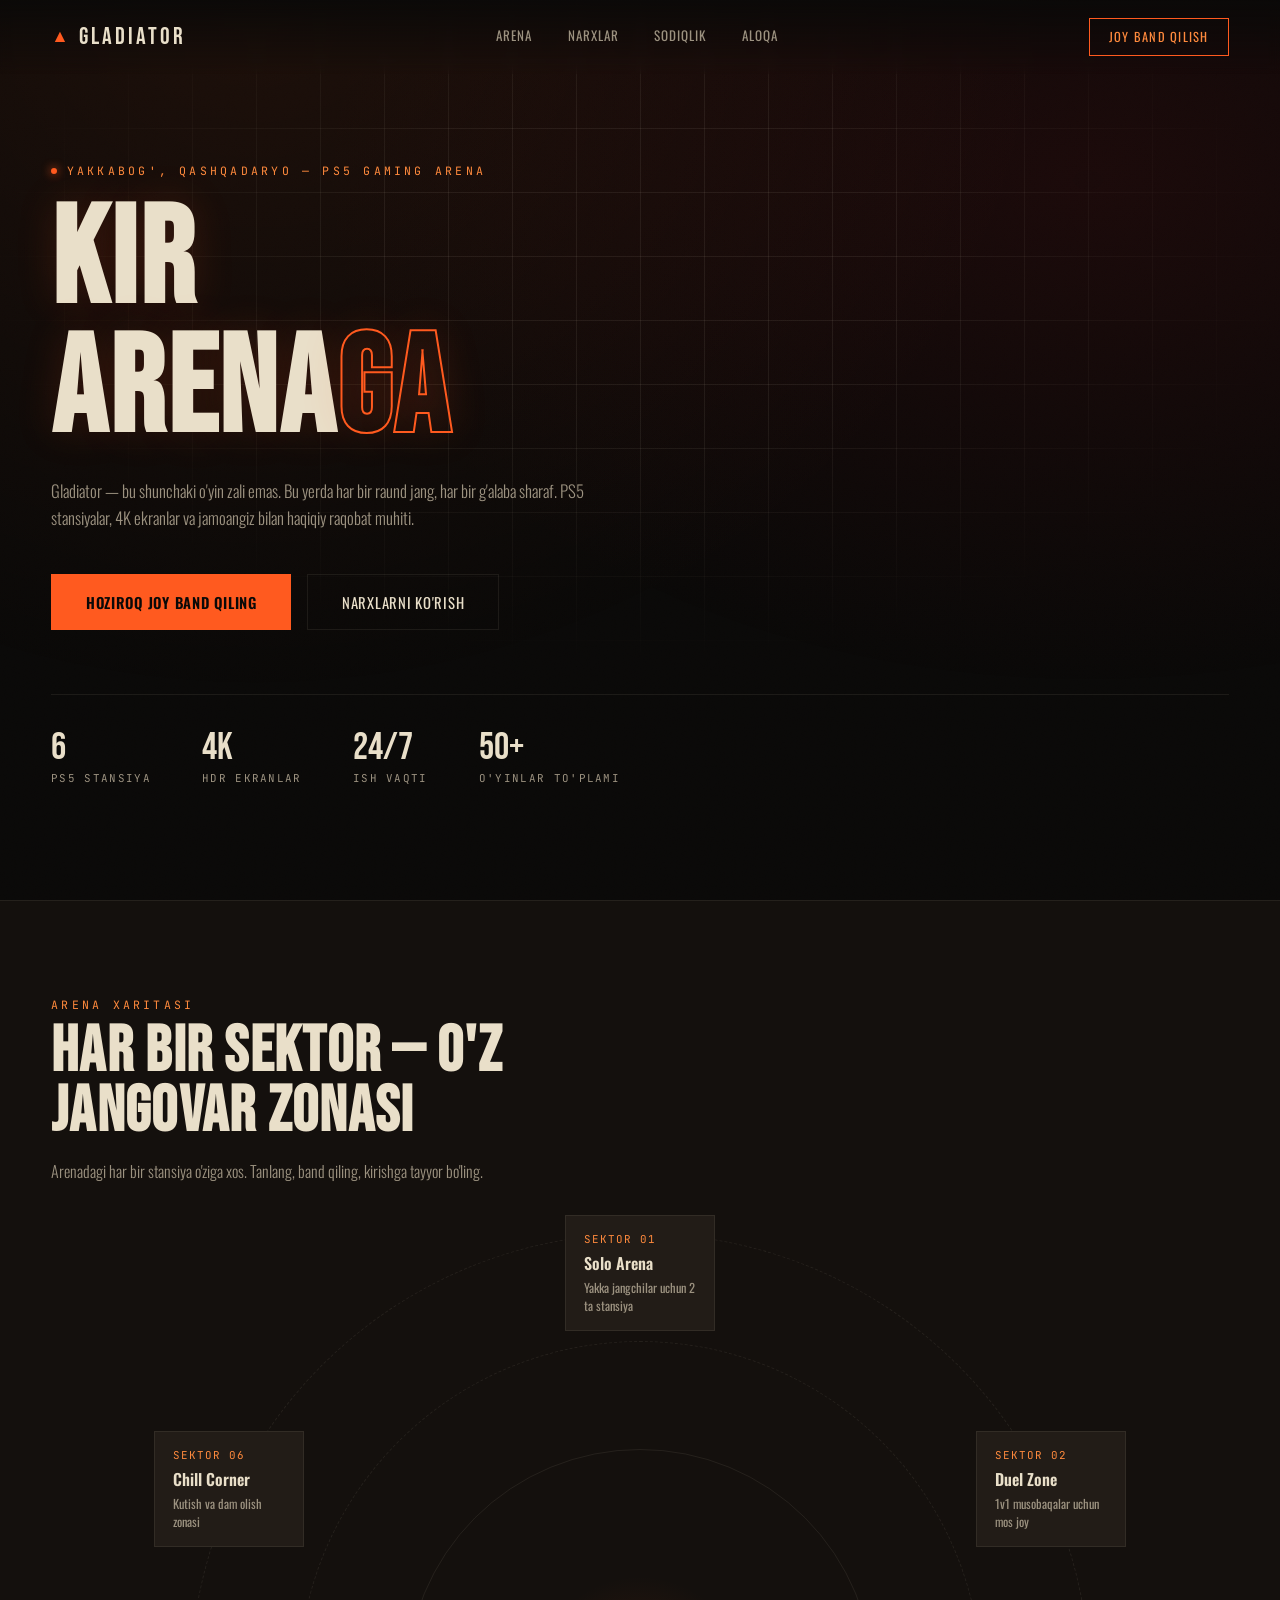
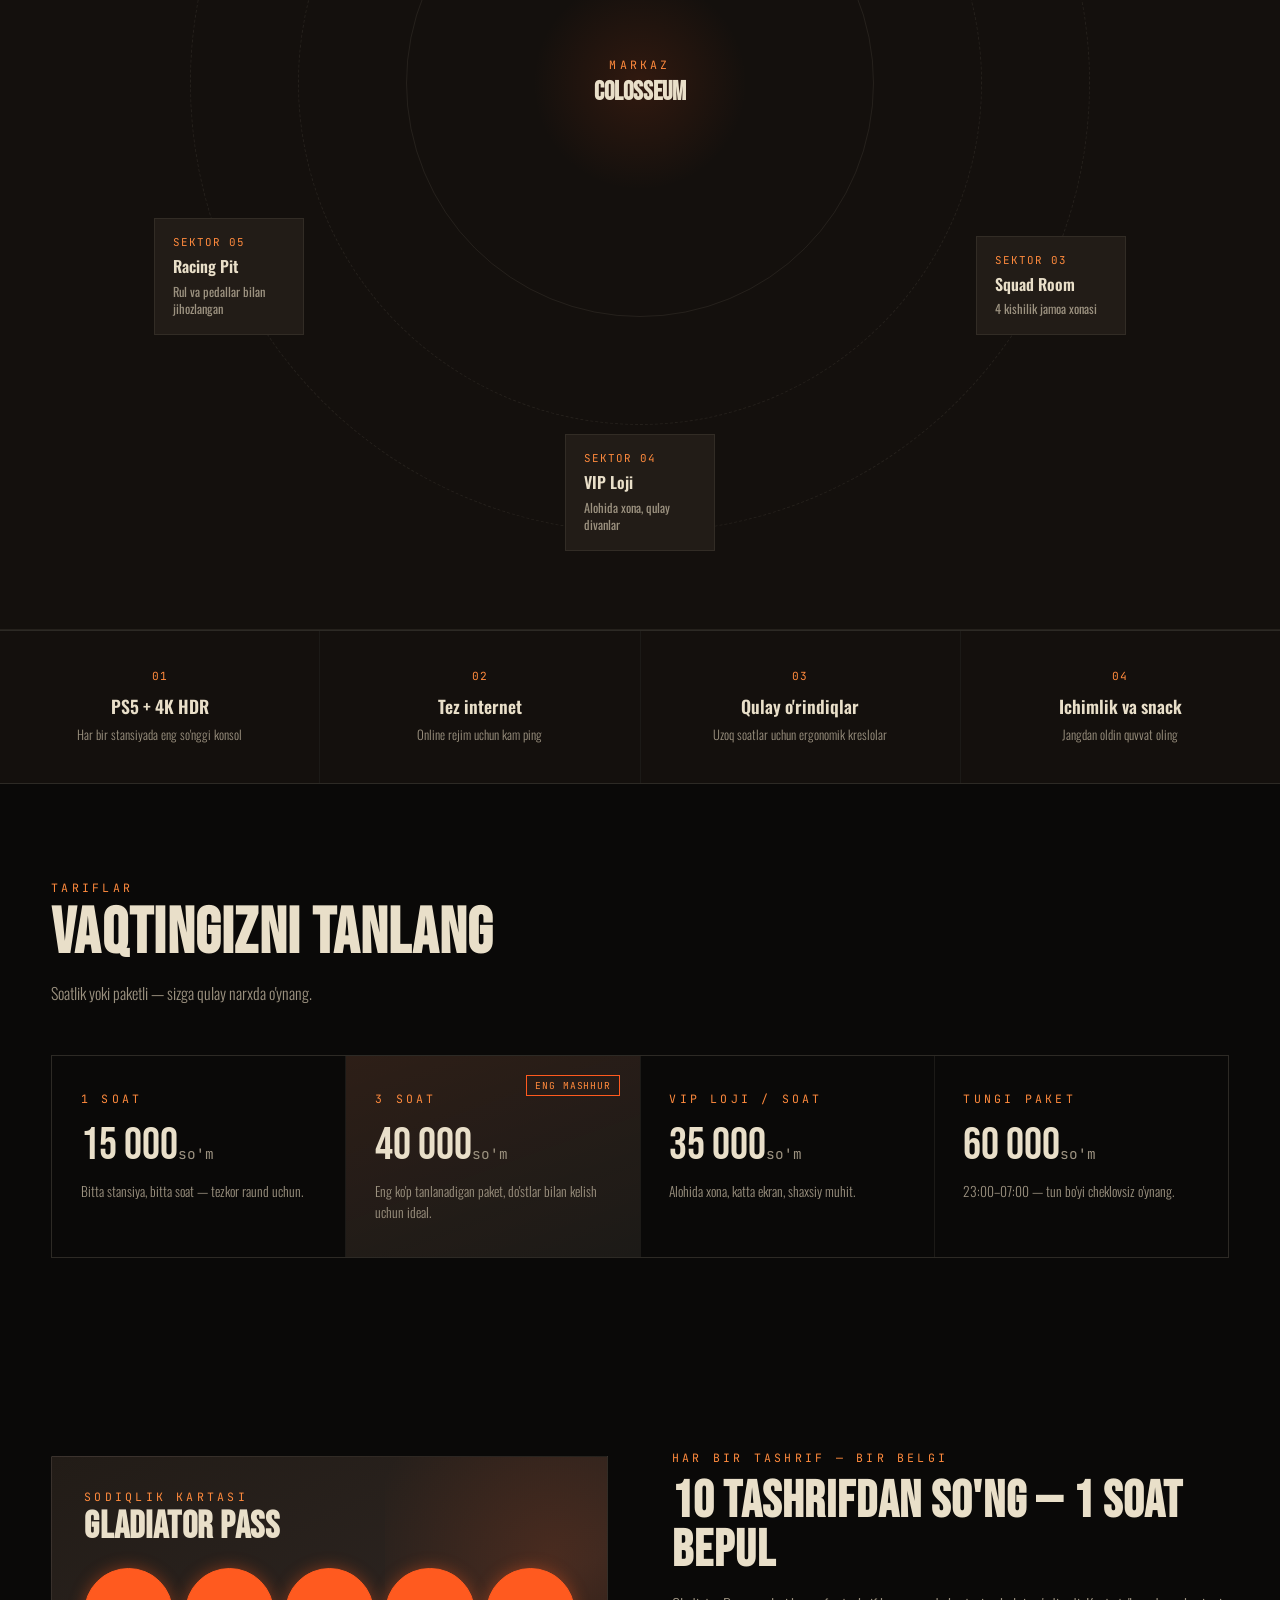
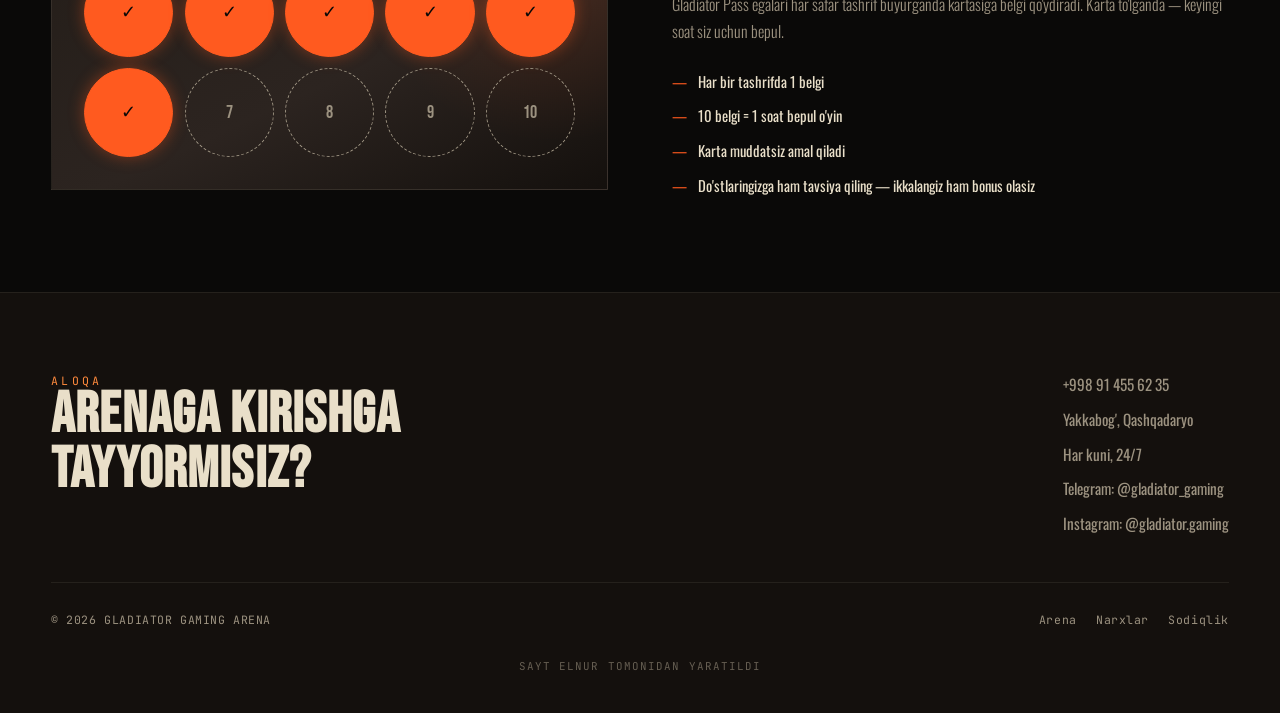
<file: frontend/gladiator/index.html>
<!DOCTYPE html>
<html lang="uz">
<head>
<meta charset="UTF-8">
<meta name="viewport" content="width=device-width, initial-scale=1.0">
<title>GLADIATOR — Gaming Arena</title>
<link rel="preconnect" href="https://fonts.googleapis.com">
<link rel="preconnect" href="https://fonts.gstatic.com" crossorigin>
<link href="https://fonts.googleapis.com/css2?family=Bebas+Neue&family=Oswald:wght@300;400;500;600;700&family=JetBrains+Mono:wght@400;500&display=swap" rel="stylesheet">
<style>
  :root{
    --bg: #0a0908;
    --bg-2: #14100d;
    --iron: #221c17;
    --iron-2: #2c2420;
    --bone: #e9dfc9;
    --bone-dim: #9c9280;
    --ember: #ff5a1f;
    --ember-2: #ff8a3d;
    --blood: #b3121c;
    --gold: #c99a3d;
    --line: rgba(233,223,201,0.08);
  }
  *{margin:0;padding:0;box-sizing:border-box;}
  html{scroll-behavior:smooth;}
  body{
    background:var(--bg);
    color:var(--bone);
    font-family:'Oswald',sans-serif;
    overflow-x:hidden;
  }
  @media (prefers-reduced-motion: reduce){
    *{animation-duration:0.001ms !important; animation-iteration-count:1 !important; transition-duration:0.001ms !important; scroll-behavior:auto !important;}
  }

  ::selection{ background:var(--ember); color:#0a0908; }

  /* texture */
  body::before{
    content:"";
    position:fixed; inset:0;
    background-image:
      radial-gradient(ellipse at 20% 0%, rgba(255,90,31,0.08), transparent 55%),
      radial-gradient(ellipse at 85% 20%, rgba(179,18,28,0.10), transparent 50%);
    pointer-events:none;
    z-index:0;
  }
  body::after{
    content:"";
    position:fixed; inset:0;
    background-image: url("data:image/svg+xml,%3Csvg xmlns='http://www.w3.org/2000/svg' width='120' height='120'%3E%3Cfilter id='n'%3E%3CfeTurbulence type='fractalNoise' baseFrequency='0.9' numOctaves='2' stitchTiles='stitch'/%3E%3C/filter%3E%3Crect width='100%25' height='100%25' filter='url(%23n)' opacity='0.035'/%3E%3C/svg%3E");
    pointer-events:none;
    z-index:1;
    mix-blend-mode:overlay;
  }

  .eyebrow{
    font-family:'JetBrains Mono',monospace;
    font-size:0.72rem;
    letter-spacing:0.28em;
    text-transform:uppercase;
    color:var(--ember-2);
  }

  h1,h2,h3{
    font-family:'Bebas Neue',sans-serif;
    letter-spacing:0.02em;
    line-height:0.95;
    text-transform:uppercase;
  }

  a{color:inherit; text-decoration:none;}

  /* NAV */
  nav{
    position:fixed; top:0; left:0; right:0;
    z-index:100;
    display:flex; align-items:center; justify-content:space-between;
    padding:1.1rem clamp(1.2rem,4vw,3.5rem);
    background:linear-gradient(to bottom, rgba(10,9,8,0.92), rgba(10,9,8,0));
    backdrop-filter:blur(6px);
  }
  .brand{
    font-family:'Bebas Neue',sans-serif;
    font-size:1.5rem;
    letter-spacing:0.12em;
    display:flex;
    align-items:center;
    gap:0.5rem;
  }
  .brand .bolt{color:var(--ember); font-size:1.1rem;}
  .navlinks{
    display:flex; gap:2.2rem;
    font-size:0.82rem;
    letter-spacing:0.08em;
    text-transform:uppercase;
  }
  .navlinks a{
    color:var(--bone-dim);
    position:relative;
    transition:color .25s;
    padding-bottom:4px;
  }
  .navlinks a:hover, .navlinks a:focus-visible{color:var(--bone);}
  .navlinks a::after{
    content:"";
    position:absolute; left:0; bottom:0;
    width:0; height:1px;
    background:var(--ember);
    transition:width .3s;
  }
  .navlinks a:hover::after{width:100%;}
  .nav-cta{
    font-size:0.78rem;
    letter-spacing:0.1em;
    text-transform:uppercase;
    border:1px solid var(--ember);
    padding:0.55rem 1.2rem;
    color:var(--ember-2);
    transition:all .25s;
  }
  .nav-cta:hover{background:var(--ember); color:#0a0908;}
  @media (max-width:820px){ .navlinks{display:none;} }

  /* HERO */
  .hero{
    position:relative;
    min-height:100vh;
    display:flex;
    flex-direction:column;
    justify-content:center;
    padding:7rem clamp(1.2rem,4vw,3.5rem) 4rem;
    z-index:2;
  }
  .hero-grid{
    position:absolute; inset:0;
    background-image:
      linear-gradient(var(--line) 1px, transparent 1px),
      linear-gradient(90deg, var(--line) 1px, transparent 1px);
    background-size:64px 64px;
    mask-image:radial-gradient(ellipse 70% 60% at 50% 30%, black 30%, transparent 75%);
    z-index:-1;
  }
  .hero .eyebrow{margin-bottom:1.2rem; display:flex; align-items:center; gap:0.6rem;}
  .hero .eyebrow .dot{width:6px;height:6px;background:var(--ember); border-radius:50%; box-shadow:0 0 10px var(--ember);}
  .hero h1{
    font-size:clamp(3.4rem, 11vw, 8.5rem);
    color:var(--bone);
    text-shadow: 0 0 40px rgba(255,90,31,0.15);
  }
  .hero h1 .accent{
    color:var(--ember);
    -webkit-text-stroke:2px var(--ember);
    -webkit-text-fill-color:transparent;
  }
  .hero-sub{
    max-width:36rem;
    font-size:1.05rem;
    font-weight:300;
    color:var(--bone-dim);
    margin-top:1.4rem;
    line-height:1.6;
  }
  .hero-actions{
    display:flex; gap:1rem; flex-wrap:wrap;
    margin-top:2.6rem;
  }
  .btn-primary{
    background:var(--ember);
    color:#0a0908;
    font-family:'Oswald',sans-serif;
    font-weight:600;
    font-size:0.92rem;
    letter-spacing:0.05em;
    text-transform:uppercase;
    padding:1rem 2.1rem;
    border:1px solid var(--ember);
    transition:transform .2s, box-shadow .2s;
    display:inline-block;
  }
  .btn-primary:hover{ transform:translateY(-2px); box-shadow:0 10px 30px rgba(255,90,31,0.25); }
  .btn-ghost{
    border:1px solid var(--line);
    color:var(--bone);
    font-size:0.92rem;
    letter-spacing:0.05em;
    text-transform:uppercase;
    padding:1rem 2.1rem;
    transition:border-color .2s, background .2s;
  }
  .btn-ghost:hover{ border-color:var(--bone-dim); background:rgba(255,255,255,0.03); }

  .hero-stats{
    display:flex; gap:clamp(1.5rem,4vw,3.5rem);
    margin-top:4rem;
    flex-wrap:wrap;
    border-top:1px solid var(--line);
    padding-top:1.8rem;
  }
  .stat-num{
    font-family:'Bebas Neue',sans-serif;
    font-size:2.4rem;
    color:var(--bone);
  }
  .stat-label{
    font-family:'JetBrains Mono',monospace;
    font-size:0.68rem;
    letter-spacing:0.12em;
    text-transform:uppercase;
    color:var(--bone-dim);
  }

  section{ position:relative; z-index:2; padding:6rem clamp(1.2rem,4vw,3.5rem); }
  .section-head{ margin-bottom:3rem; max-width:40rem; }
  .section-head h2{ font-size:clamp(2.4rem,6vw,4rem); color:var(--bone); margin-top:0.6rem; }
  .section-head p{ color:var(--bone-dim); font-weight:300; margin-top:1rem; line-height:1.6; }

  /* ARENA MAP — signature element */
  .arena{ background:var(--bg-2); border-top:1px solid var(--line); border-bottom:1px solid var(--line); }
  .arena-wrap{
    position:relative;
    max-width:900px;
    margin:0 auto;
    aspect-ratio:1/1;
  }
  .arena-ring{
    position:absolute; inset:0;
    border-radius:50%;
    border:1px dashed var(--line);
  }
  .arena-ring.r2{ inset:12%; }
  .arena-ring.r3{ inset:24%; border-style:solid; border-color:var(--line); }
  .arena-center{
    position:absolute; inset:38%;
    border-radius:50%;
    background:radial-gradient(circle, rgba(255,90,31,0.12), transparent 70%);
    display:flex; align-items:center; justify-content:center;
    text-align:center;
    flex-direction:column;
  }
  .arena-center span.eyebrow{ margin-bottom:0.3rem; }
  .arena-center strong{ font-family:'Bebas Neue'; font-size:1.6rem; color:var(--bone); }

  .sector{
    position:absolute;
    width:150px;
    padding:1rem 1.1rem;
    background:var(--iron);
    border:1px solid var(--line);
    cursor:default;
    transition:border-color .25s, transform .25s, background .25s;
  }
  .sector:hover{ border-color:var(--ember); transform:translateY(-3px); background:var(--iron-2); }
  .sector .sec-num{ font-family:'JetBrains Mono',monospace; font-size:0.68rem; color:var(--ember-2); letter-spacing:0.1em; }
  .sector .sec-name{ font-family:'Oswald',sans-serif; font-weight:600; font-size:1rem; margin-top:0.3rem; color:var(--bone); }
  .sector .sec-desc{ font-size:0.78rem; color:var(--bone-dim); margin-top:0.3rem; line-height:1.4; }

  .sector.s1{ top:-2%; left:50%; transform:translateX(-50%); }
  .sector.s2{ top:22%; right:-4%; }
  .sector.s3{ bottom:22%; right:-4%; }
  .sector.s4{ bottom:-2%; left:50%; transform:translateX(-50%); }
  .sector.s5{ bottom:22%; left:-4%; }
  .sector.s6{ top:22%; left:-4%; }

  @media (max-width:760px){
    .arena-wrap{ aspect-ratio:auto; }
    .arena-ring, .arena-center{ display:none; }
    .arena-map-mobile{ display:grid; gap:0.8rem; }
    .sector{ position:static; width:auto; }
  }
  .arena-map-mobile{ display:none; }
  @media (max-width:760px){ .arena-map-mobile{ display:grid; } }
  @media (min-width:761px){ .arena-map-desktop{ display:block; } .arena-map-mobile{ display:none !important; } }
  @media (max-width:760px){ .arena-map-desktop{ display:none; } }

  /* PRICING */
  .pricing-grid{
    display:grid;
    grid-template-columns:repeat(auto-fit,minmax(240px,1fr));
    gap:1px;
    background:var(--line);
    border:1px solid var(--line);
  }
  .price-card{
    background:var(--bg);
    padding:2.2rem 1.8rem;
    transition:background .25s;
  }
  .price-card:hover{ background:var(--iron); }
  .price-card .eyebrow{ margin-bottom:0.8rem; }
  .price-card .price{
    font-family:'Bebas Neue';
    font-size:2.8rem;
    color:var(--bone);
    margin:0.4rem 0 0.2rem;
  }
  .price-card .price span{ font-family:'JetBrains Mono'; font-size:0.9rem; color:var(--bone-dim); }
  .price-card p.desc{ color:var(--bone-dim); font-size:0.85rem; font-weight:300; margin-top:0.6rem; line-height:1.5; }
  .price-card.featured{ background:linear-gradient(160deg, rgba(255,90,31,0.08), transparent); position:relative; }
  .price-card.featured::before{
    content:"ENG MASHHUR";
    position:absolute; top:1.2rem; right:1.2rem;
    font-family:'JetBrains Mono'; font-size:0.6rem; letter-spacing:0.1em;
    color:var(--ember-2); border:1px solid var(--ember); padding:0.2rem 0.5rem;
  }

  /* LOYALTY */
  .loyalty{ display:grid; grid-template-columns:1fr 1fr; gap:4rem; align-items:center; }
  @media (max-width:820px){ .loyalty{ grid-template-columns:1fr; gap:2.5rem; } }
  .stamp-card{
    background:linear-gradient(155deg, var(--iron) 0%, var(--iron-2) 60%, var(--bg-2) 100%);
    border:1px solid var(--line);
    padding:2rem;
    position:relative;
    overflow:hidden;
  }
  .stamp-card::before{
    content:"";
    position:absolute; top:-40%; right:-20%;
    width:60%; height:140%;
    background:radial-gradient(circle, rgba(255,90,31,0.14), transparent 65%);
  }
  .stamp-card .eyebrow{ position:relative; }
  .stamp-card h3{ font-size:2.4rem; color:var(--bone); margin:0.3rem 0 1.4rem; position:relative; }
  .stamps{ display:grid; grid-template-columns:repeat(5,1fr); gap:0.7rem; position:relative; }
  .stamp{
    aspect-ratio:1; border-radius:50%;
    border:1px dashed var(--bone-dim);
    display:flex; align-items:center; justify-content:center;
    font-family:'Bebas Neue'; font-size:1.1rem; color:var(--bone-dim);
  }
  .stamp.filled{
    border:1px solid var(--ember);
    background:var(--ember);
    color:#0a0908;
    box-shadow:0 0 16px rgba(255,90,31,0.4);
  }
  .loyalty-text .eyebrow{ margin-bottom:0.8rem; }
  .loyalty-text h2{ font-size:clamp(2.2rem,5vw,3.2rem); color:var(--bone); }
  .loyalty-text p{ color:var(--bone-dim); font-weight:300; margin-top:1rem; line-height:1.65; }
  .loyalty-list{ margin-top:1.6rem; display:grid; gap:0.8rem; }
  .loyalty-list li{ list-style:none; display:flex; gap:0.7rem; color:var(--bone); font-size:0.92rem; align-items:baseline; }
  .loyalty-list li::before{ content:"—"; color:var(--ember); }

  /* GALLERY / SETUP STRIP */
  .strip{
    display:flex; gap:1px; background:var(--line); border-top:1px solid var(--line); border-bottom:1px solid var(--line);
  }
  .strip-item{
    flex:1; min-width:0;
    background:var(--bg-2);
    padding:2.4rem 1.6rem;
    text-align:center;
  }
  .strip-item .num{ font-family:'JetBrains Mono'; font-size:0.7rem; color:var(--ember-2); letter-spacing:0.1em; }
  .strip-item h4{ font-family:'Oswald'; font-weight:600; font-size:1.1rem; margin-top:0.6rem; color:var(--bone); }
  .strip-item p{ font-size:0.8rem; color:var(--bone-dim); margin-top:0.4rem; font-weight:300; }
  @media (max-width:760px){ .strip{ flex-direction:column; } }

  /* FOOTER / CONTACT */
  footer{
    padding:5rem clamp(1.2rem,4vw,3.5rem) 2.5rem;
    background:var(--bg-2);
    border-top:1px solid var(--line);
  }
  .footer-top{
    display:flex; justify-content:space-between; flex-wrap:wrap; gap:3rem;
    padding-bottom:3rem;
    border-bottom:1px solid var(--line);
  }
  .footer-cta h2{ font-size:clamp(2.2rem,6vw,3.6rem); color:var(--bone); max-width:20ch; }
  .footer-contact{ display:flex; flex-direction:column; gap:0.8rem; }
  .footer-contact a, .footer-contact span{ color:var(--bone-dim); font-size:0.95rem; }
  .footer-contact a:hover{ color:var(--ember-2); }
  .footer-bottom{
    display:flex; justify-content:space-between; flex-wrap:wrap; gap:1rem;
    padding-top:1.8rem;
    font-family:'JetBrains Mono'; font-size:0.72rem; color:var(--bone-dim); letter-spacing:0.05em;
  }
  .footer-social{ display:flex; gap:1.2rem; }
  .footer-social a{ color:var(--bone-dim); }
  .footer-social a:hover{ color:var(--ember-2); }
  .footer-credit{
    text-align:center;
    margin-top:2rem;
    font-family:'JetBrains Mono',monospace;
    font-size:0.68rem;
    letter-spacing:0.1em;
    text-transform:uppercase;
    color:var(--bone-dim);
    opacity:0.6;
  }

  /* fade-in on scroll */
  .reveal{ opacity:0; transform:translateY(18px); transition:opacity .7s ease, transform .7s ease; }
  .reveal.in{ opacity:1; transform:translateY(0); }

  :focus-visible{ outline:2px solid var(--ember); outline-offset:3px; }

  /* BOOKING MODAL — tel: links do nothing on desktop, so show the number instead */
  .modal-overlay{
    position:fixed; inset:0; z-index:200;
    background:rgba(10,9,8,0.82);
    backdrop-filter:blur(4px);
    display:flex; align-items:center; justify-content:center;
    padding:1.2rem;
    opacity:0; pointer-events:none;
    transition:opacity .25s ease;
  }
  .modal-overlay.open{ opacity:1; pointer-events:auto; }
  .modal-overlay[hidden]{ display:none; }
  .modal{
    position:relative;
    width:min(420px,100%);
    background:linear-gradient(155deg, var(--iron) 0%, var(--iron-2) 60%, var(--bg-2) 100%);
    border:1px solid var(--line);
    padding:2.4rem 2rem 2rem;
    text-align:center;
    transform:translateY(14px) scale(.98);
    transition:transform .25s ease;
  }
  .modal-overlay.open .modal{ transform:translateY(0) scale(1); }
  .modal::before{
    content:"";
    position:absolute; top:-45%; right:-25%;
    width:70%; height:150%;
    background:radial-gradient(circle, rgba(255,90,31,0.16), transparent 65%);
    pointer-events:none;
  }
  .modal > *{ position:relative; }
  .modal h3{ font-size:2rem; color:var(--bone); margin:0.5rem 0 0.6rem; }
  .modal p.modal-sub{ color:var(--bone-dim); font-size:0.88rem; font-weight:300; line-height:1.55; }
  .modal-phone{
    display:block;
    font-family:'Bebas Neue',sans-serif;
    font-size:clamp(1.9rem,7vw,2.5rem);
    letter-spacing:0.04em;
    color:var(--ember);
    margin:1.6rem 0 0.4rem;
    padding:0.9rem 0.6rem;
    border:1px solid var(--ember);
    background:rgba(255,90,31,0.06);
    transition:background .2s, color .2s;
  }
  .modal-phone:hover{ background:var(--ember); color:#0a0908; }
  .modal-actions{ display:grid; gap:0.6rem; margin-top:1.2rem; }
  .modal-btn{
    font-family:'Oswald',sans-serif;
    font-size:0.82rem;
    letter-spacing:0.08em;
    text-transform:uppercase;
    padding:0.85rem 1rem;
    border:1px solid var(--line);
    background:transparent;
    color:var(--bone);
    cursor:pointer;
    transition:border-color .2s, background .2s, color .2s;
  }
  .modal-btn:hover{ border-color:var(--bone-dim); background:rgba(255,255,255,0.04); }
  .modal-btn.tg:hover{ border-color:var(--ember); color:var(--ember-2); }
  .modal-close{
    position:absolute; top:0.7rem; right:0.9rem;
    background:none; border:none; cursor:pointer;
    color:var(--bone-dim); font-size:1.5rem; line-height:1;
    padding:0.2rem 0.4rem;
    transition:color .2s;
  }
  .modal-close:hover{ color:var(--bone); }
  .modal-hint{
    font-family:'JetBrains Mono',monospace;
    font-size:0.66rem; letter-spacing:0.1em; text-transform:uppercase;
    color:var(--bone-dim); margin-top:1.2rem;
    min-height:1em;
  }
  .modal-hint.done{ color:var(--ember-2); }
</style>
</head>
<body>

<nav>
  <div class="brand"><span class="bolt">▲</span>GLADIATOR</div>
  <div class="navlinks">
    <a href="#arena">Arena</a>
    <a href="#narxlar">Narxlar</a>
    <a href="#sodiqlik">Sodiqlik</a>
    <a href="#aloqa">Aloqa</a>
  </div>
  <a href="tel:+998914556235" class="nav-cta" data-book>Joy band qilish</a>
</nav>

<header class="hero">
  <div class="hero-grid"></div>
  <div class="eyebrow"><span class="dot"></span>YAKKABOG', QASHQADARYO — PS5 GAMING ARENA</div>
  <h1>KIR<br>ARENA<span class="accent">GA</span></h1>
  <p class="hero-sub">Gladiator — bu shunchaki o'yin zali emas. Bu yerda har bir raund jang, har bir g'alaba sharaf. PS5 stansiyalar, 4K ekranlar va jamoangiz bilan haqiqiy raqobat muhiti.</p>
  <div class="hero-actions">
    <a href="tel:+998914556235" class="btn-primary" data-book>Hoziroq joy band qiling</a>
    <a href="#narxlar" class="btn-ghost">Narxlarni ko'rish</a>
  </div>
  <div class="hero-stats">
    <div><div class="stat-num">6</div><div class="stat-label">PS5 stansiya</div></div>
    <div><div class="stat-num">4K</div><div class="stat-label">HDR ekranlar</div></div>
    <div><div class="stat-num">24/7</div><div class="stat-label">Ish vaqti</div></div>
    <div><div class="stat-num">50+</div><div class="stat-label">O'yinlar to'plami</div></div>
  </div>
</header>

<section id="arena" class="arena reveal">
  <div class="section-head">
    <div class="eyebrow">Arena xaritasi</div>
    <h2>Har bir sektor — o'z jangovar zonasi</h2>
    <p>Arenadagi har bir stansiya o'ziga xos. Tanlang, band qiling, kirishga tayyor bo'ling.</p>
  </div>

  <div class="arena-wrap arena-map-desktop">
    <div class="arena-ring"></div>
    <div class="arena-ring r2"></div>
    <div class="arena-ring r3"></div>
    <div class="arena-center">
      <span class="eyebrow">Markaz</span>
      <strong>COLOSSEUM</strong>
    </div>
    <div class="sector s1">
      <div class="sec-num">SEKTOR 01</div>
      <div class="sec-name">Solo Arena</div>
      <div class="sec-desc">Yakka jangchilar uchun 2 ta stansiya</div>
    </div>
    <div class="sector s2">
      <div class="sec-num">SEKTOR 02</div>
      <div class="sec-name">Duel Zone</div>
      <div class="sec-desc">1v1 musobaqalar uchun mos joy</div>
    </div>
    <div class="sector s3">
      <div class="sec-num">SEKTOR 03</div>
      <div class="sec-name">Squad Room</div>
      <div class="sec-desc">4 kishilik jamoa xonasi</div>
    </div>
    <div class="sector s4">
      <div class="sec-num">SEKTOR 04</div>
      <div class="sec-name">VIP Loji</div>
      <div class="sec-desc">Alohida xona, qulay divanlar</div>
    </div>
    <div class="sector s5">
      <div class="sec-num">SEKTOR 05</div>
      <div class="sec-name">Racing Pit</div>
      <div class="sec-desc">Rul va pedallar bilan jihozlangan</div>
    </div>
    <div class="sector s6">
      <div class="sec-num">SEKTOR 06</div>
      <div class="sec-name">Chill Corner</div>
      <div class="sec-desc">Kutish va dam olish zonasi</div>
    </div>
  </div>

  <div class="arena-map-mobile">
    <div class="sector"><div class="sec-num">SEKTOR 01</div><div class="sec-name">Solo Arena</div><div class="sec-desc">Yakka jangchilar uchun 2 ta stansiya</div></div>
    <div class="sector"><div class="sec-num">SEKTOR 02</div><div class="sec-name">Duel Zone</div><div class="sec-desc">1v1 musobaqalar uchun mos joy</div></div>
    <div class="sector"><div class="sec-num">SEKTOR 03</div><div class="sec-name">Squad Room</div><div class="sec-desc">4 kishilik jamoa xonasi</div></div>
    <div class="sector"><div class="sec-num">SEKTOR 04</div><div class="sec-name">VIP Loji</div><div class="sec-desc">Alohida xona, qulay divanlar</div></div>
    <div class="sector"><div class="sec-num">SEKTOR 05</div><div class="sec-name">Racing Pit</div><div class="sec-desc">Rul va pedallar bilan jihozlangan</div></div>
    <div class="sector"><div class="sec-num">SEKTOR 06</div><div class="sec-name">Chill Corner</div><div class="sec-desc">Kutish va dam olish zonasi</div></div>
  </div>
</section>

<div class="strip reveal">
  <div class="strip-item">
    <div class="num">01</div>
    <h4>PS5 + 4K HDR</h4>
    <p>Har bir stansiyada eng so'nggi konsol</p>
  </div>
  <div class="strip-item">
    <div class="num">02</div>
    <h4>Tez internet</h4>
    <p>Online rejim uchun kam ping</p>
  </div>
  <div class="strip-item">
    <div class="num">03</div>
    <h4>Qulay o'rindiqlar</h4>
    <p>Uzoq soatlar uchun ergonomik kreslolar</p>
  </div>
  <div class="strip-item">
    <div class="num">04</div>
    <h4>Ichimlik va snack</h4>
    <p>Jangdan oldin quvvat oling</p>
  </div>
</div>

<section id="narxlar" class="reveal">
  <div class="section-head">
    <div class="eyebrow">Tariflar</div>
    <h2>Vaqtingizni tanlang</h2>
    <p>Soatlik yoki paketli — sizga qulay narxda o'ynang.</p>
  </div>
  <div class="pricing-grid">
    <div class="price-card">
      <div class="eyebrow">1 SOAT</div>
      <div class="price">15 000<span>so'm</span></div>
      <p class="desc">Bitta stansiya, bitta soat — tezkor raund uchun.</p>
    </div>
    <div class="price-card featured">
      <div class="eyebrow">3 SOAT</div>
      <div class="price">40 000<span>so'm</span></div>
      <p class="desc">Eng ko'p tanlanadigan paket, do'stlar bilan kelish uchun ideal.</p>
    </div>
    <div class="price-card">
      <div class="eyebrow">VIP LOJI / SOAT</div>
      <div class="price">35 000<span>so'm</span></div>
      <p class="desc">Alohida xona, katta ekran, shaxsiy muhit.</p>
    </div>
    <div class="price-card">
      <div class="eyebrow">TUNGI PAKET</div>
      <div class="price">60 000<span>so'm</span></div>
      <p class="desc">23:00–07:00 — tun bo'yi cheklovsiz o'ynang.</p>
    </div>
  </div>
</section>

<section id="sodiqlik" class="reveal">
  <div class="loyalty">
    <div class="stamp-card">
      <div class="eyebrow">Sodiqlik kartasi</div>
      <h3>Gladiator Pass</h3>
      <div class="stamps">
        <div class="stamp filled">✓</div>
        <div class="stamp filled">✓</div>
        <div class="stamp filled">✓</div>
        <div class="stamp filled">✓</div>
        <div class="stamp filled">✓</div>
        <div class="stamp filled">✓</div>
        <div class="stamp">7</div>
        <div class="stamp">8</div>
        <div class="stamp">9</div>
        <div class="stamp">10</div>
      </div>
    </div>
    <div class="loyalty-text">
      <div class="eyebrow">Har bir tashrif — bir belgi</div>
      <h2>10 tashrifdan so'ng — 1 soat bepul</h2>
      <p>Gladiator Pass egalari har safar tashrif buyurganda kartasiga belgi qo'ydiradi. Karta to'lganda — keyingi soat siz uchun bepul.</p>
      <ul class="loyalty-list">
        <li>Har bir tashrifda 1 belgi</li>
        <li>10 belgi = 1 soat bepul o'yin</li>
        <li>Karta muddatsiz amal qiladi</li>
        <li>Do'stlaringizga ham tavsiya qiling — ikkalangiz ham bonus olasiz</li>
      </ul>
    </div>
  </div>
</section>

<footer id="aloqa">
  <div class="footer-top">
    <div class="footer-cta">
      <div class="eyebrow">Aloqa</div>
      <h2>Arenaga kirishga tayyormisiz?</h2>
    </div>
    <div class="footer-contact">
      <a href="tel:+998914556235">+998 91 455 62 35</a>
      <span>Yakkabog', Qashqadaryo</span>
      <span>Har kuni, 24/7</span>
      <a href="https://t.me/gladiator_gaming" target="_blank" rel="noopener">Telegram: @gladiator_gaming</a>
      <a href="https://instagram.com/gladiator.gaming" target="_blank" rel="noopener">Instagram: @gladiator.gaming</a>
    </div>
  </div>
  <div class="footer-bottom">
    <span>© 2026 GLADIATOR GAMING ARENA</span>
    <div class="footer-social">
      <a href="#arena">Arena</a>
      <a href="#narxlar">Narxlar</a>
      <a href="#sodiqlik">Sodiqlik</a>
    </div>
  </div>
  <div class="footer-credit">Sayt Elnur tomonidan yaratildi</div>
</footer>

<div class="modal-overlay" id="bookModal" role="dialog" aria-modal="true" aria-labelledby="bookTitle" hidden>
  <div class="modal">
    <button class="modal-close" type="button" aria-label="Yopish">&times;</button>
    <div class="eyebrow">Joy band qilish</div>
    <h3 id="bookTitle">Bizga qo'ng'iroq qiling</h3>
    <p class="modal-sub">Raqamga qo'ng'iroq qiling yoki Telegram orqali yozing — joyingizni darhol band qilamiz.</p>
    <a class="modal-phone" href="tel:+998914556235">+998 91 455 62 35</a>
    <div class="modal-actions">
      <button class="modal-btn" type="button" id="copyPhone">Raqamdan nusxa olish</button>
      <a class="modal-btn tg" href="https://t.me/gladiator_gaming" target="_blank" rel="noopener">Telegram orqali yozish</a>
    </div>
    <div class="modal-hint" id="bookHint" role="status"></div>
  </div>
</div>

<script>
  const io = new IntersectionObserver((entries)=>{
    entries.forEach(e=>{
      if(e.isIntersecting){ e.target.classList.add('in'); }
    });
  }, {threshold:0.12});
  document.querySelectorAll('.reveal').forEach(el=>io.observe(el));

  (function(){
    const PHONE = '+998914556235';
    const overlay = document.getElementById('bookModal');
    const hint = document.getElementById('bookHint');
    const closeBtn = overlay.querySelector('.modal-close');
    const phoneLink = overlay.querySelector('.modal-phone');
    let lastFocused = null;

    function open(){
      lastFocused = document.activeElement;
      overlay.hidden = false;
      void overlay.offsetWidth; // force a reflow so the transition runs from the hidden state
      overlay.classList.add('open');
      hint.textContent = '';
      hint.classList.remove('done');
      phoneLink.focus();
    }
    function close(){
      overlay.classList.remove('open');
      setTimeout(()=>{ overlay.hidden = true; }, 250);
      if(lastFocused) lastFocused.focus();
    }

    document.querySelectorAll('[data-book]').forEach(el=>{
      el.addEventListener('click', e=>{ e.preventDefault(); open(); });
    });
    closeBtn.addEventListener('click', close);
    overlay.addEventListener('click', e=>{ if(e.target === overlay) close(); });
    document.addEventListener('keydown', e=>{ if(e.key === 'Escape' && !overlay.hidden) close(); });

    document.getElementById('copyPhone').addEventListener('click', async ()=>{
      let ok = false;
      try{
        await navigator.clipboard.writeText(PHONE);
        ok = true;
      }catch(err){
        const tmp = document.createElement('textarea');
        tmp.value = PHONE;
        tmp.setAttribute('readonly','');
        tmp.style.position = 'fixed';
        tmp.style.opacity = '0';
        document.body.appendChild(tmp);
        tmp.select();
        try{ ok = document.execCommand('copy'); }catch(e2){ ok = false; }
        document.body.removeChild(tmp);
      }
      hint.textContent = ok ? 'Nusxa olindi ✓' : 'Nusxa olinmadi — raqamni qo’lda belgilang';
      hint.classList.toggle('done', ok);
    });
  })();
</script>

</body>
</html>
</file>
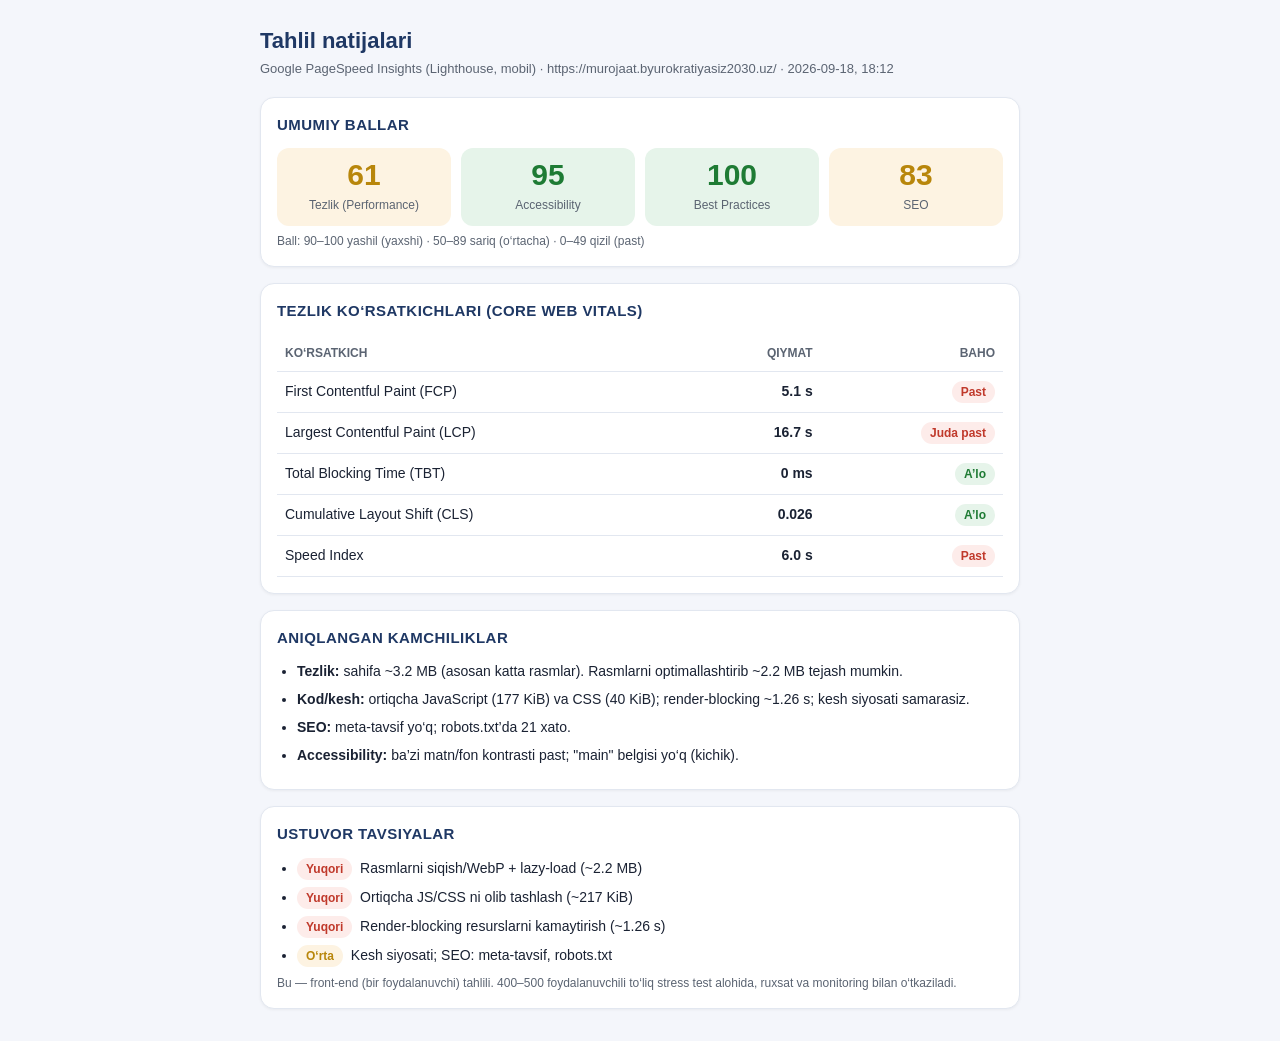
<file: load-test/natijalar.html>
<!DOCTYPE html>
<html lang="uz">
<head>
<meta charset="UTF-8">
<meta name="viewport" content="width=device-width, initial-scale=1.0">
<title>Tahlil natijalari</title>
<style>
  :root{
    --bg:#f4f6fb; --card:#ffffff; --ink:#1a2233; --muted:#5b6472;
    --navy:#1f3864; --line:#e2e7f0;
    --green:#1e7b34; --amber:#b8860b; --red:#c0392b;
    --greenbg:#e6f4ea; --amberbg:#fdf3e2; --redbg:#fdecea;
  }
  @media (prefers-color-scheme: dark){
    :root:not([data-theme="light"]){
      --bg:#0f141c; --card:#1a212d; --ink:#e8ecf3; --muted:#9aa4b2;
      --navy:#8fb0e8; --line:#2a3444;
      --green:#5cc97a; --amber:#e0b64d; --red:#f0756a;
      --greenbg:#16301f; --amberbg:#332a12; --redbg:#3a1f1c;
    }
  }
  *{box-sizing:border-box}
  body{margin:0;background:var(--bg);color:var(--ink);
    font-family:-apple-system,BlinkMacSystemFont,"Segoe UI",Roboto,Helvetica,Arial,sans-serif;
    line-height:1.5;padding:16px}
  .wrap{max-width:760px;margin:0 auto}
  h1{font-size:22px;margin:8px 0 2px;color:var(--navy)}
  .sub{color:var(--muted);font-size:13px;margin-bottom:18px}
  .card{background:var(--card);border:1px solid var(--line);border-radius:14px;
    padding:16px;margin-bottom:16px;box-shadow:0 1px 3px rgba(0,0,0,.05)}
  h2{font-size:15px;margin:0 0 12px;color:var(--navy);text-transform:uppercase;letter-spacing:.03em}
  .scores{display:grid;grid-template-columns:repeat(auto-fit,minmax(120px,1fr));gap:10px}
  .score{border-radius:12px;padding:12px;text-align:center}
  .score .num{font-size:30px;font-weight:800;line-height:1}
  .score .lbl{font-size:12px;margin-top:6px;color:var(--muted)}
  .g{background:var(--greenbg)} .g .num{color:var(--green)}
  .a{background:var(--amberbg)} .a .num{color:var(--amber)}
  .r{background:var(--redbg)} .r .num{color:var(--red)}
  table{width:100%;border-collapse:collapse;font-size:14px}
  th,td{text-align:left;padding:9px 8px;border-bottom:1px solid var(--line)}
  th{color:var(--muted);font-weight:600;font-size:12px;text-transform:uppercase}
  td.v{font-weight:700;text-align:right;white-space:nowrap}
  .pill{display:inline-block;padding:2px 9px;border-radius:20px;font-size:12px;font-weight:700}
  .pg{background:var(--greenbg);color:var(--green)}
  .pa{background:var(--amberbg);color:var(--amber)}
  .pr{background:var(--redbg);color:var(--red)}
  ul{margin:6px 0 0;padding-left:20px}
  li{margin-bottom:7px;font-size:14px}
  li b{color:var(--ink)}
  .note{font-size:12px;color:var(--muted);margin-top:6px}
</style>
</head>
<body>
<div class="wrap">
  <h1>Tahlil natijalari</h1>
  <div class="sub">Google PageSpeed Insights (Lighthouse, mobil) · https://murojaat.byurokratiyasiz2030.uz/ · 2026-09-18, 18:12</div>

  <div class="card">
    <h2>Umumiy ballar</h2>
    <div class="scores">
      <div class="score a"><div class="num">61</div><div class="lbl">Tezlik (Performance)</div></div>
      <div class="score g"><div class="num">95</div><div class="lbl">Accessibility</div></div>
      <div class="score g"><div class="num">100</div><div class="lbl">Best Practices</div></div>
      <div class="score a"><div class="num">83</div><div class="lbl">SEO</div></div>
    </div>
    <div class="note">Ball: 90–100 yashil (yaxshi) · 50–89 sariq (o‘rtacha) · 0–49 qizil (past)</div>
  </div>

  <div class="card">
    <h2>Tezlik ko‘rsatkichlari (Core Web Vitals)</h2>
    <table>
      <tr><th>Ko‘rsatkich</th><th style="text-align:right">Qiymat</th><th style="text-align:right">Baho</th></tr>
      <tr><td>First Contentful Paint (FCP)</td><td class="v">5.1 s</td><td class="v"><span class="pill pr">Past</span></td></tr>
      <tr><td>Largest Contentful Paint (LCP)</td><td class="v">16.7 s</td><td class="v"><span class="pill pr">Juda past</span></td></tr>
      <tr><td>Total Blocking Time (TBT)</td><td class="v">0 ms</td><td class="v"><span class="pill pg">A’lo</span></td></tr>
      <tr><td>Cumulative Layout Shift (CLS)</td><td class="v">0.026</td><td class="v"><span class="pill pg">A’lo</span></td></tr>
      <tr><td>Speed Index</td><td class="v">6.0 s</td><td class="v"><span class="pill pr">Past</span></td></tr>
    </table>
  </div>

  <div class="card">
    <h2>Aniqlangan kamchiliklar</h2>
    <ul>
      <li><b>Tezlik:</b> sahifa ~3.2 MB (asosan katta rasmlar). Rasmlarni optimallashtirib ~2.2 MB tejash mumkin.</li>
      <li><b>Kod/kesh:</b> ortiqcha JavaScript (177 KiB) va CSS (40 KiB); render-blocking ~1.26 s; kesh siyosati samarasiz.</li>
      <li><b>SEO:</b> meta-tavsif yo‘q; robots.txt’da 21 xato.</li>
      <li><b>Accessibility:</b> ba’zi matn/fon kontrasti past; "main" belgisi yo‘q (kichik).</li>
    </ul>
  </div>

  <div class="card">
    <h2>Ustuvor tavsiyalar</h2>
    <ul>
      <li><span class="pill pr">Yuqori</span> &nbsp;Rasmlarni siqish/WebP + lazy-load (~2.2 MB)</li>
      <li><span class="pill pr">Yuqori</span> &nbsp;Ortiqcha JS/CSS ni olib tashlash (~217 KiB)</li>
      <li><span class="pill pr">Yuqori</span> &nbsp;Render-blocking resurslarni kamaytirish (~1.26 s)</li>
      <li><span class="pill pa">O‘rta</span> &nbsp;Kesh siyosati; SEO: meta-tavsif, robots.txt</li>
    </ul>
    <div class="note">Bu — front-end (bir foydalanuvchi) tahlili. 400–500 foydalanuvchili to‘liq stress test alohida, ruxsat va monitoring bilan o‘tkaziladi.</div>
  </div>
</div>
</body>
</html>
</file>
